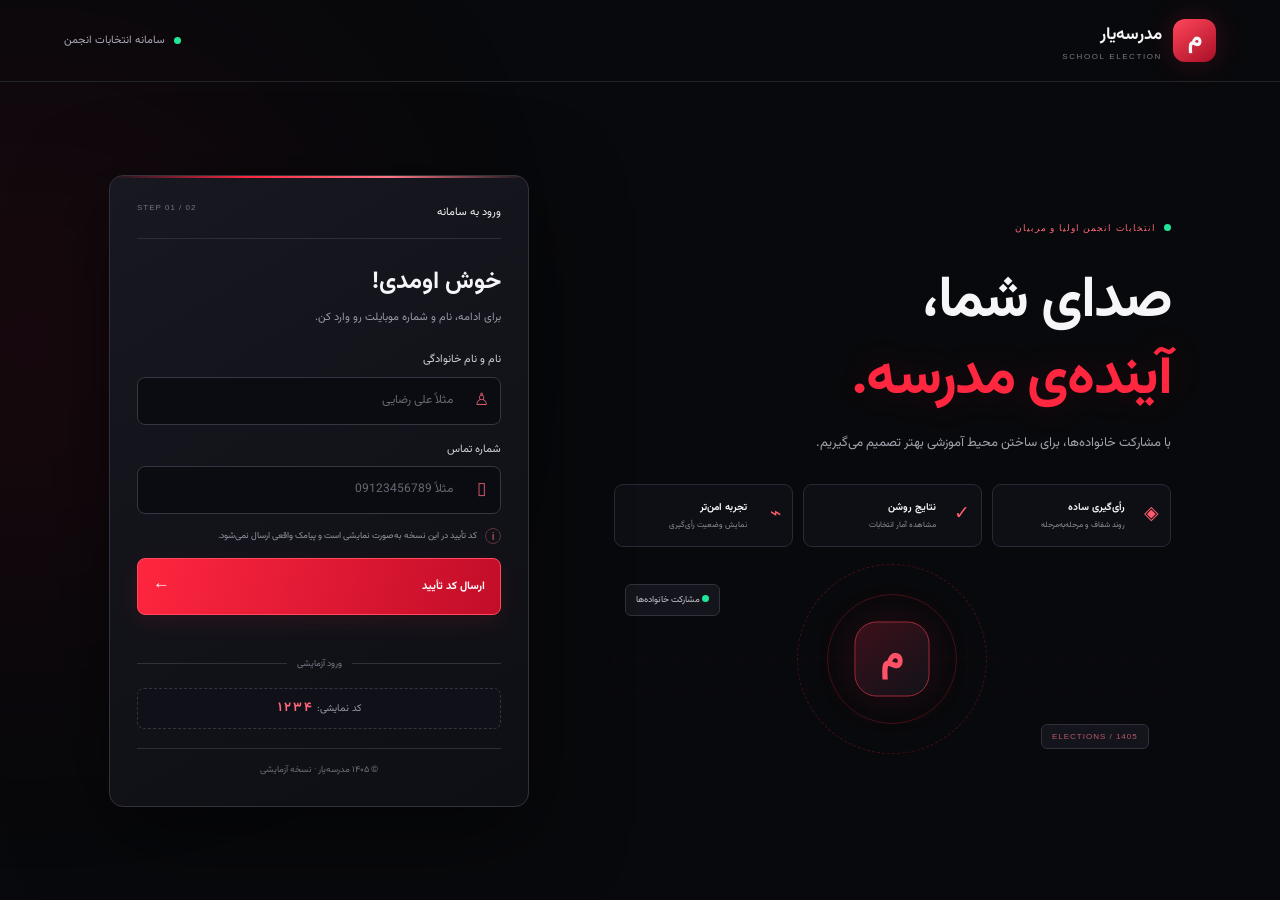
<file: index.html>
<!doctype html><html lang="fa" dir="rtl"><head><meta charset="utf-8"><meta name="viewport" content="width=device-width,initial-scale=1"><meta name="theme-color" content="#09090c"><title>داشبورد انتخابات | مدرسه‌یار</title><link rel="stylesheet" href="style.css"></head><body class="dashboard">
<div class="app"><aside class="sidebar"><a class="brand" href="#"><span class="logo">م</span><span><b>مدرسه‌یار</b><small>SCHOOL ELECTION</small></span></a><div class="side-title">منوی اصلی <small>MENU</small></div><nav><button class="nav active" data-page="overview"><span>▦</span>داشبورد</button><button class="nav" data-page="candidates"><span>♙</span>کاندیداها</button><button class="nav" data-page="vote"><span>✓</span>رأی‌گیری</button><button class="nav" data-page="results"><span>▥</span>نتایج انتخابات</button><button class="nav admin-only" data-page="admin"><span>⚙</span>مدیریت انتخابات</button></nav><div class="sidebar-bottom"><div class="mini-user"><span class="avatar" id="sideAvatar">م</span><span><b id="sideName">کاربر</b><small>والد / رأی‌دهنده نمایشی</small></span></div><button id="logout" class="logout">↪ خروج از حساب</button></div></aside>
<main class="main"><header class="main-header"><div><div class="crumb">مدرسه‌یار <span>/</span> <b id="crumb">داشبورد</b></div><h1 id="title">داشبورد انتخابات</h1></div><div class="header-user"><span class="live-status"><i class="pulse-dot"></i> <b id="headerStatus">انتخابات فعال</b></span><div class="avatar" id="headerAvatar">م</div><span id="headerName">کاربر</span></div></header>
<section class="page" id="page-overview"><div class="welcome"><div><span class="eyebrow"><i class="pulse-dot"></i> سامانه انتخابات انجمن اولیا و مربیان</span><h2>سلام <em id="welcomeName">دوست عزیز</em> 👋</h2><p>مشارکت شما در انتخاب نمایندگان خانواده‌ها اهمیت دارد.</p><button class="primary-btn small" data-goto="vote">رفتن به صفحه رأی‌گیری <b>←</b></button></div><div class="welcome-visual"><div class="big-orbit"></div><div class="big-logo">م</div><span class="float-label">YOUR VOICE MATTERS</span></div></div>
<div class="section-head"><div><span class="eyebrow">ELECTION OVERVIEW</span><h2>وضعیت کلی انتخابات</h2></div><span class="small-muted"><i class="pulse-dot"></i> داده‌های محلی</span></div>
<div class="stats"><article class="stat"><span>تعداد کاندیداها</span><b id="candidateCount">۰</b><small>نامزدهای ثبت‌شده</small><i class="stat-mark">♙</i></article><article class="stat"><span>کل رأی‌های ثبت‌شده</span><b id="voteCount">۰</b><small>آرای نمایشی</small><i class="stat-mark">✓</i></article><article class="stat"><span>مشارکت ثبت‌شده</span><b id="voterCount">۰</b><small>نام‌های رأی‌دهنده</small><i class="stat-mark">◉</i></article><article class="stat"><span>وضعیت رأی‌گیری</span><b class="status-value" id="statusValue">فعال</b><small id="statusHint">رأی‌گیری باز است</small><i class="stat-mark">◷</i></article></div>
<div class="two-col"><section class="panel"><div class="panel-head"><div><span class="eyebrow">CANDIDATES</span><h3>کاندیداهای انجمن</h3></div><button class="link-btn" data-goto="candidates">مشاهده همه ←</button></div><div id="overviewCandidates" class="compact-list"></div></section><section class="panel"><div class="panel-head"><div><span class="eyebrow">QUICK ACTIONS</span><h3>دسترسی سریع</h3></div><span class="pulse-icon">✦</span></div><button class="action-row" data-goto="vote"><span class="action-icon">✓</span><span><b>ثبت رأی</b><small>کاندیدای مورد نظر خود را انتخاب کنید</small></span><strong>←</strong></button><button class="action-row" data-goto="results"><span class="action-icon">▥</span><span><b>مشاهده نتایج</b><small>آمار رأی‌های ثبت‌شده را ببینید</small></span><strong>←</strong></button></section></div>
<div class="warning"><span>!</span><p><b>نسخه آزمایشی</b><br>این پروژه برای نمایش عملکرد و طراحی ساخته شده است. کد تأیید ثابت است و رأی‌ها در همین مرورگر ذخیره می‌شوند؛ برای انتخابات رسمی، بک‌اند و احراز هویت واقعی لازم است.</p></div></section>
<section class="page hidden" id="page-candidates"><div class="section-head"><div><span class="eyebrow">CANDIDATE DIRECTORY</span><h2>کاندیداهای انجمن</h2><p>با برنامه‌ها و معرفی نامزدها آشنا شوید.</p></div></div><div id="candidateGrid" class="candidate-grid"></div></section>
<section class="page hidden" id="page-vote"><div class="section-head"><div><span class="eyebrow">CAST YOUR VOTE</span><h2>رأی‌گیری انجمن</h2><p>یک کاندیدا را انتخاب کنید؛ پس از تأیید امکان تغییر رأی در این نسخه وجود ندارد.</p></div><span class="live-status"><i class="pulse-dot"></i><b id="voteStatus">انتخابات فعال</b></span></div><div id="voteMessage" class="notice hidden"></div><div id="voteGrid" class="candidate-grid"></div></section>
<section class="page hidden" id="page-results"><div class="section-head"><div><span class="eyebrow">ELECTION ANALYTICS</span><h2>نتایج انتخابات</h2><p>نمایش شمار رأی و درصد هر کاندیدا.</p></div><span class="total-chip" id="totalChip">۰ رأی</span></div><div class="panel results-panel"><div class="panel-head"><div><span class="eyebrow">VOTE DISTRIBUTION</span><h3>نمودار نتایج</h3></div><span class="tiny-en">LIVE DEMO</span></div><div id="resultsList"></div></div></section>
<section class="page hidden" id="page-admin"><div class="section-head"><div><span class="eyebrow">ADMINISTRATION</span><h2>مدیریت انتخابات</h2><p>افزودن کاندیدا و تغییر وضعیت رأی‌گیری در نسخه نمایشی.</p></div></div><div class="two-col"><form id="addForm" class="panel"><div class="panel-head"><h3>افزودن کاندیدا</h3></div><label for="newName">نام کاندیدا</label><input id="newName" class="field" required maxlength="70"><label for="newRole">سمت / پایه</label><input id="newRole" class="field" maxlength="70" placeholder="مثلاً ولی دانش‌آموز"><label for="newBio">معرفی کوتاه</label><textarea id="newBio" class="field" rows="3" maxlength="250"></textarea><button class="primary-btn" type="submit">افزودن کاندیدا <b>＋</b></button></form><div class="panel"><div class="panel-head"><h3>تنظیمات انتخابات</h3></div><label for="electionTitle">عنوان انتخابات</label><input id="electionTitle" class="field" maxlength="100"><label for="electionStatus">وضعیت</label><select id="electionStatus" class="field"><option value="open">فعال — دریافت رأی</option><option value="closed">بسته — پایان رأی‌گیری</option></select><button id="saveElection" class="primary-btn">ذخیره تنظیمات <b>✓</b></button><div class="admin-note">مدیریت در این نسخه رمز مدیریتی مجزا ندارد؛ آن را فقط برای تست محلی استفاده کنید.</div></div></div><div class="panel admin-list"><div class="panel-head"><h3>فهرست کاندیداها</h3></div><div id="adminCandidates"></div></div></section>
<footer class="footer"><span>مدرسه‌یار <i class="pulse-dot"></i> نسخه آزمایشی ۱۴۰۵</span><span>انتخابات انجمن اولیا و مربیان</span></footer></main></div>
<div id="modal" class="modal hidden"><div class="modal-card"><div class="modal-alert">!</div><h3 id="modalTitle">تأیید رأی</h3><p id="modalText"></p><div class="modal-actions"><button id="modalCancel" class="secondary-btn">انصراف</button><button id="modalOK" class="primary-btn">تأیید رأی</button></div></div></div><div id="toast" class="toast" role="status"></div><script src="app.js"></script></body></html>
</file>
<file: style.css>
@import url('https://fonts.googleapis.com/css2?family=Vazirmatn:wght@300;400;500;600;700;800;900&display=swap');
:root{--bg:#08090c;--panel:#111219;--panel2:#15161e;--line:#2a2b36;--text:#f6f6f8;--muted:#9a9ba8;--red:#ff263f;--red2:#bd142b;--green:#20e69a;--font:'Vazirmatn',Tahoma,sans-serif}*{box-sizing:border-box}body{margin:0;background:var(--bg);color:var(--text);font-family:var(--font);line-height:1.8;font-size:14px}button,input,select,textarea{font:inherit}button{cursor:pointer}a{color:inherit;text-decoration:none}.hidden{display:none!important}.ambient{position:fixed;pointer-events:none;width:500px;height:500px;top:10%;left:-220px;border-radius:50%;background:#8b0b24;filter:blur(140px);opacity:.17}.topbar{height:82px;max-width:1400px;margin:auto;padding:0 5%;display:flex;align-items:center;justify-content:space-between;border-bottom:1px solid #24242d;position:relative;z-index:1}.brand{display:flex;align-items:center;gap:11px}.logo{width:43px;height:43px;display:grid;place-items:center;border-radius:12px;background:linear-gradient(145deg,#ff465b,#a90f26);box-shadow:0 0 28px #ff263f30;font-size:23px;font-weight:900}.brand b,.brand small{display:block}.brand b{font-size:17px}.brand small{font:8px Arial,sans-serif;letter-spacing:1.6px;color:#777987;margin-top:2px}.online{font-size:11px;color:#aaaab6;display:flex;align-items:center;gap:9px}.pulse-dot{width:7px;height:7px;border-radius:50%;display:inline-block;background:var(--green);box-shadow:0 0 0 0 #20e69a70;animation:pulse 1.7s infinite}.auth-layout{max-width:1190px;min-height:calc(100vh - 82px);margin:auto;padding:45px 5%;display:grid;grid-template-columns:1fr minmax(340px,420px);align-items:center;gap:8%}.hero{position:relative}.eyebrow{font:9px Arial,sans-serif;letter-spacing:1px;color:#ff6677;display:inline-flex;align-items:center;gap:8px}.hero h1{font-size:clamp(38px,4.5vw,62px);line-height:1.35;letter-spacing:-1.7px;margin:22px 0 12px}.hero h1 em{font-style:normal;color:var(--red);text-shadow:0 0 35px #ff263f2a}.hero>p{font-size:13px;color:#a1a2ad;max-width:430px}.hero-features{display:flex;gap:10px;margin-top:29px}.hero-features>div{flex:1;min-width:0;border:1px solid #292a35;border-radius:9px;background:#111219b8;padding:13px 11px;display:grid;grid-template-columns:27px 1fr;column-gap:7px;align-items:center}.feature-icon{grid-row:span 2;color:#ff5b6c;font-size:19px}.hero-features b{font-size:10px}.hero-features small{font-size:8px;color:#8d8e9a}.orbit-art{height:205px;position:relative;margin-top:14px;overflow:hidden}.orbit-art:before{content:"";position:absolute;inset:0;background-image:linear-gradient(#ff263f08 1px,transparent 1px),linear-gradient(90deg,#ff263f08 1px,transparent 1px);background-size:32px 32px;mask-image:linear-gradient(transparent,black,transparent)}.orbit{position:absolute;top:48%;left:50%;transform:translate(-50%,-50%);border:1px solid #ff263f40;border-radius:50%}.o1{width:130px;height:130px}.o2{width:190px;height:190px;border-style:dashed;animation:spin 22s linear infinite}.orbit-center{position:absolute;top:48%;left:50%;transform:translate(-50%,-50%);width:75px;height:75px;display:grid;place-items:center;border:1px solid #a72a3d;border-radius:22px;background:linear-gradient(145deg,#3c101a,#121219);font-size:37px;font-weight:900;color:#ff5267;box-shadow:0 0 40px #ff263f21}.orbit-label{position:absolute;font-size:9px;background:#14141c;border:1px solid #33303a;padding:7px 10px;border-radius:6px;color:#c5c5ce}.l1{top:23px;left:2%}.l2{bottom:17px;right:4%;font:8px Arial,sans-serif;letter-spacing:1px;color:#b95a69}.login-card{background:linear-gradient(150deg,#171820,#0e0f14);border:1px solid #35313b;border-radius:14px;padding:27px;box-shadow:0 25px 90px #0008;position:relative;overflow:hidden}.login-card:before{content:"";height:2px;position:absolute;top:0;left:0;right:0;background:linear-gradient(90deg,transparent,var(--red),#ff7886,transparent)}.card-kicker{display:flex;justify-content:space-between;border-bottom:1px solid #2c2d37;padding-bottom:15px;font-size:11px}.tiny-en{font:8px Arial,sans-serif;letter-spacing:1px;color:#737583;direction:ltr}.card-title{margin:22px 0}.card-title h2{font-size:24px;margin:0 0 4px}.card-title p,.muted{color:#9a9ba7;font-size:11px;margin:0}.login-card label{display:block;color:#d2d2da;font-size:11px;margin:15px 0 7px}.input-box{display:flex;align-items:center;border:1px solid #353641;border-radius:8px;background:#0b0c11;margin-bottom:13px}.input-box:focus-within,.field:focus{border-color:#d52740;box-shadow:0 0 0 3px #ff263f12;outline:0}.input-box>span{width:42px;text-align:center;color:#d55a6b;font-size:17px}.input-box input{width:100%;min-width:0;border:0;outline:0;background:transparent;color:#fff;padding:12px 10px;font-size:12px}.input-box input::placeholder{color:#666875}.privacy-note{display:flex;gap:8px;align-items:flex-start;font-size:9px;color:#9394a1;line-height:1.8;margin:14px 0}.privacy-note span{width:16px;height:16px;flex-shrink:0;border:1px solid #63303b;border-radius:50%;display:grid;place-items:center;color:#ff6576;font:10px Arial}.primary-btn{display:flex;align-items:center;justify-content:space-between;gap:15px;width:100%;border:1px solid #ff4a5e;border-radius:8px;background:linear-gradient(105deg,#ff263f,#c20d29);color:#fff;padding:12px 15px;font-size:11px;font-weight:700;box-shadow:0 7px 25px #ff263f1b;transition:.2s}.primary-btn:hover{filter:brightness(1.12);transform:translateY(-1px)}.primary-btn b{font-size:17px}.error{color:#ff7787;font-size:10px;min-height:19px;margin-top:6px}.divider{display:flex;align-items:center;gap:10px;color:#777987;font-size:9px;margin:16px 0}.divider span{height:1px;flex:1;background:#30313b}.demo-code{text-align:center;background:#101118;border:1px dashed #39323d;border-radius:7px;padding:8px;color:#999aa7;font-size:10px}.demo-code b{color:#ff6677;letter-spacing:2px;font-size:13px}.login-card footer{border-top:1px solid #2c2d37;margin-top:19px;padding-top:13px;text-align:center;color:#6f707e;font-size:9px}.verify-wrap{min-height:calc(100vh - 82px);display:grid;place-items:center;padding:28px 15px}.verify-card{width:min(100%,430px);text-align:center}.verify-icon{margin:0 auto 14px;width:55px;height:55px;border:1px solid #743040;border-radius:17px;background:#2b1019;color:#ff6173;font-size:28px;display:grid;place-items:center;box-shadow:0 0 30px #ff263f19}.center{justify-content:center}.verify-card h1{font-size:22px;margin:10px 0 4px}.otp-boxes{display:flex;justify-content:center;gap:10px;margin:24px 0 12px}.otp{width:57px;height:63px;border:1px solid #4b3039;border-radius:10px;background:#0b0c11;color:#fff;text-align:center;font-size:27px;font-weight:800;outline:none;transition:.2s}.otp:focus{border-color:var(--red);box-shadow:0 0 0 4px #ff263f17}.otp.wrong{border-color:#ff263f;animation:shake .25s}.resend{font-size:10px;color:#999aa6;margin-top:17px}.resend button,.back-btn{background:none;border:0;color:#ff697a;font-size:10px}.back-btn{margin-top:15px}.dashboard{background:#090a0e}.app{min-height:100vh;display:grid;grid-template-columns:235px minmax(0,1fr)}.sidebar{height:100vh;position:sticky;top:0;background:#0d0e13;border-left:1px solid #292a34;padding:22px 15px;display:flex;flex-direction:column}.sidebar .brand{padding:0 5px 25px;border-bottom:1px solid #292a34}.side-title{display:flex;justify-content:space-between;color:#7f808d;font-size:10px;padding:22px 10px 10px}.side-title small{font:8px Arial;letter-spacing:1px}.sidebar nav{display:grid;gap:5px}.nav{display:flex;align-items:center;gap:12px;text-align:right;border:1px solid transparent;border-radius:8px;background:transparent;color:#a1a2ad;padding:11px 12px;font-size:11px;transition:.2s}.nav span{font-size:18px;color:#9c6b75;width:22px;text-align:center}.nav:hover{background:#191820;color:#fff}.nav.active{border-color:#5c2633;background:linear-gradient(90deg,#ff263f26,#ff263f05);color:#fff}.nav.active span{color:#ff596d}.sidebar-bottom{margin-top:auto}.mini-user{display:flex;align-items:center;gap:9px;padding:11px;background:#14151c;border:1px solid #2b2c36;border-radius:8px}.avatar,.person-avatar{display:grid;place-items:center;flex-shrink:0;width:36px;height:36px;border-radius:10px;background:linear-gradient(145deg,#481923,#17121a);border:1px solid #70303d;color:#ff7887;font-weight:800}.mini-user b,.mini-user small{display:block}.mini-user b{font-size:10px}.mini-user small{font-size:8px;color:#858693}.logout{width:100%;margin-top:9px;text-align:right;background:#201117;border:1px solid #49232e;color:#ff8290;border-radius:7px;padding:9px 12px;font-size:10px}.main{min-width:0;padding:0 30px;max-width:1600px;width:100%;margin:auto}.main-header{height:93px;border-bottom:1px solid #292a34;display:flex;justify-content:space-between;align-items:center;margin-bottom:24px}.crumb{font-size:9px;color:#81828f}.crumb span{padding:0 7px;color:#555663}.crumb b{color:#c5c5ce;font-weight:500}.main-header h1{font-size:20px;margin:3px 0}.header-user{display:flex;align-items:center;gap:10px;font-size:10px}.live-status{display:inline-flex;align-items:center;gap:8px;border:1px solid #263c36;background:#101a18;border-radius:20px;padding:6px 10px;color:#9ce9c9;font-size:9px}.live-status .pulse-dot{width:6px;height:6px}.welcome{display:flex;align-items:center;justify-content:space-between;min-height:205px;border:1px solid #552432;border-radius:12px;padding:25px 28px;background:radial-gradient(ellipse at 83% 50%,#9c142a40,transparent 35%),linear-gradient(110deg,#18131a,#191017);overflow:hidden}.welcome h2{font-size:23px;margin:11px 0 4px}.welcome h2 em{font-style:normal;color:#ff6375}.welcome p{font-size:11px;color:#a5a0ab;margin:0 0 16px}.small{width:auto;display:inline-flex;padding:9px 13px;font-size:10px}.welcome-visual{position:relative;width:190px;height:160px;display:grid;place-items:center;flex-shrink:0}.big-orbit{position:absolute;width:150px;height:150px;border:1px dashed #ff52665c;border-radius:50%;animation:spin 28s linear infinite}.big-orbit:before{content:"";position:absolute;inset:15px;border:1px solid #ff526633;border-radius:50%}.big-logo{width:78px;height:78px;display:grid;place-items:center;border-radius:22px;border:1px solid #8b3546;background:linear-gradient(145deg,#45151f,#15121a);color:#ff6375;font-size:42px;font-weight:900;box-shadow:0 0 45px #ff263f20}.float-label{position:absolute;bottom:0;font:8px Arial,sans-serif;letter-spacing:1.5px;color:#b65b6b}.section-head{display:flex;justify-content:space-between;align-items:center;gap:15px;margin:27px 0 14px}.section-head h2{font-size:17px;margin:5px 0 0}.section-head p{font-size:10px;color:#92939f;margin:3px 0 0}.small-muted{font-size:9px;color:#838491}.small-muted .pulse-dot{width:6px;height:6px;margin-left:5px}.stats{display:grid;grid-template-columns:repeat(4,minmax(0,1fr));gap:12px}.stat{position:relative;overflow:hidden;border:1px solid #2c2d37;border-radius:10px;background:linear-gradient(145deg,#161720,#111219);padding:15px;min-height:126px}.stat>span{display:block;font-size:10px;color:#a5a6b1}.stat>b{display:block;font-size:26px;margin-top:4px}.stat>small{font-size:9px;color:#7f808d}.stat-mark{position:absolute;left:13px;top:12px;color:#ff596d;font-style:normal;font-size:19px;opacity:.85}.status-value{font-size:18px!important;margin-top:13px!important;color:#40e3a0}.two-col{display:grid;grid-template-columns:1.2fr .8fr;gap:13px;margin-top:14px}.panel{min-width:0;border:1px solid #2c2d37;border-radius:10px;background:linear-gradient(145deg,#15161e,#101117);padding:19px}.panel-head{display:flex;justify-content:space-between;align-items:center;gap:10px;margin-bottom:14px}.panel-head h3{font-size:13px;margin:4px 0 0}.link-btn{border:0;background:none;color:#ff7584;font-size:10px}.pulse-icon{color:#ff6476;animation:heartbeat 1.3s infinite}.compact-list{display:grid;gap:5px}.compact-row{display:flex;align-items:center;gap:10px;border-bottom:1px solid #292a34;padding:8px 0}.compact-row:last-child{border-bottom:0}.compact-row>span:nth-child(2){flex:1}.compact-row b,.compact-row small{display:block}.compact-row b{font-size:10px}.compact-row small{font-size:8px;color:#898a98}.compact-row>strong{font-size:9px;color:#ff7786;font-weight:500}.action-row{width:100%;display:flex;align-items:center;gap:10px;text-align:right;background:#101117;border:1px solid #2a2b35;border-radius:8px;padding:12px;margin:8px 0;color:#fff}.action-icon{width:32px;height:32px;display:grid;place-items:center;border-radius:9px;background:#2d121b;color:#ff6375;font-size:18px}.action-row>span:nth-child(2){flex:1}.action-row b,.action-row small{display:block}.action-row b{font-size:10px}.action-row small{font-size:8px;color:#858693}.action-row>strong{color:#ff6576}.warning{display:flex;gap:11px;align-items:flex-start;background:#21151a;border:1px solid #4b2933;border-radius:8px;padding:10px 13px;margin-top:13px}.warning>span{width:22px;height:22px;border:1px solid #783242;color:#ff7a88;border-radius:50%;display:grid;place-items:center;flex-shrink:0}.warning p{font-size:9px;color:#b2a1a8;margin:0;line-height:1.9}.warning b{color:#f0c6cd}.candidate-grid{display:grid;grid-template-columns:repeat(3,minmax(0,1fr));gap:13px}.candidate-card{border:1px solid #2e2f3a;border-radius:11px;background:linear-gradient(145deg,#171821,#111219);padding:17px;transition:transform .2s,border-color .2s}.candidate-card:hover{transform:translateY(-3px);border-color:#853044}.candidate-top{display:flex;align-items:center;justify-content:space-between;margin-bottom:10px}.person-avatar{width:43px;height:43px;font-size:17px}.candidate-live{display:flex;align-items:center;gap:6px;color:#8cdbba;font-size:8px}.candidate-live .pulse-dot{width:5px;height:5px}.candidate-card h3{font-size:13px;margin:0}.role{font-size:9px;color:#ff7584}.candidate-card p{min-height:53px;color:#9c9da9;font-size:10px;line-height:1.9}.candidate-foot{display:flex;justify-content:space-between;align-items:center;border-top:1px solid #2a2b35;padding-top:11px;font-size:9px;color:#81828e}.candidate-foot b{color:#ff7a88;font-weight:500}.full-btn{padding:9px 12px}.notice{border:1px solid #6c303c;background:#28131b;color:#f1b8c1;padding:12px 14px;border-radius:8px;font-size:10px;margin-bottom:13px}.results-panel{margin-bottom:25px}.result-item{margin:20px 0}.result-head{display:flex;justify-content:space-between;font-size:10px;margin-bottom:8px}.result-head span{color:#aaaab5}.bar{height:8px;border-radius:8px;background:#292a35;overflow:hidden}.bar span{height:100%;display:block;background:linear-gradient(90deg,#bd142b,#ff586d);border-radius:8px;box-shadow:0 0 18px #ff263f35;transition:width .5s}.total-chip{background:#28131b;border:1px solid #6a2a38;border-radius:7px;color:#ff8492;padding:7px 11px;font-size:10px}.field{display:block;width:100%;background:#0b0c11;border:1px solid #343541;border-radius:7px;padding:10px 11px;color:#f7f7fa;outline:0;font-size:11px;margin:6px 0 13px}.panel label{display:block;font-size:10px;color:#c4c4ce}.admin-note{font-size:9px;color:#b58a94;margin-top:12px}.admin-list{margin-top:14px}.admin-row{display:flex;align-items:center;gap:10px;border-bottom:1px solid #2c2d37;padding:8px 0}.admin-row:last-child{border-bottom:0}.admin-row>span:nth-child(2){flex:1}.admin-row b,.admin-row small{display:block}.admin-row b{font-size:10px}.admin-row small{font-size:8px;color:#8b8c99}.delete-btn{border:1px solid #5a2935;border-radius:6px;color:#ff7787;background:#211219;padding:5px 10px;font-size:9px}.footer{display:flex;justify-content:space-between;gap:10px;flex-wrap:wrap;padding:22px 0 16px;color:#6f707d;font-size:9px}.footer .pulse-dot{width:5px;height:5px;margin:0 5px}.modal{position:fixed;z-index:10;inset:0;background:#000b;backdrop-filter:blur(6px);display:grid;place-items:center;padding:18px}.modal-card{width:min(100%,370px);background:#181820;border:1px solid #5b303c;border-radius:13px;padding:24px;box-shadow:0 20px 90px #000}.modal-alert{width:35px;height:35px;display:grid;place-items:center;border:1px solid #853142;background:#31131d;border-radius:10px;color:#ff7585;font-weight:900}.modal-card h3{font-size:16px}.modal-card p{font-size:11px;color:#a7a7b2;line-height:2}.modal-actions{display:flex;gap:9px;margin-top:20px}.modal-actions button{width:auto;flex:1}.secondary-btn{border:1px solid #3c3d49;background:transparent;color:#b4b5c0;border-radius:8px;font-size:10px}.toast{position:fixed;bottom:20px;left:20px;background:#191a22;border:1px solid #63303c;border-radius:8px;padding:11px 15px;color:#ffdae0;font-size:10px;box-shadow:0 15px 50px #000;opacity:0;transform:translateY(10px);pointer-events:none;transition:.2s;z-index:20}.toast.show{opacity:1;transform:translateY(0)}
@keyframes pulse{0%{box-shadow:0 0 0 0 #20e69a70}70%{box-shadow:0 0 0 7px #20e69a00}100%{box-shadow:0 0 0 0 #20e69a00}}@keyframes spin{to{transform:translate(-50%,-50%) rotate(360deg)}}@keyframes heartbeat{0%,100%{transform:scale(1)}12%{transform:scale(1.18)}25%{transform:scale(1)}37%{transform:scale(1.1)}50%{transform:scale(1)}}@keyframes shake{25%{transform:translateX(-4px)}75%{transform:translateX(4px)}}
@media(max-width:1050px){.auth-layout{gap:4%;grid-template-columns:1fr 370px}.hero h1{font-size:45px}.stats{grid-template-columns:repeat(2,minmax(0,1fr))}.candidate-grid{grid-template-columns:repeat(2,minmax(0,1fr))}.main{padding:0 20px}.app{grid-template-columns:210px minmax(0,1fr)}}
@media(max-width:760px){.topbar{height:68px;padding:0 16px}.online{font-size:9px}.auth-layout{display:block;padding:23px 15px 35px}.hero h1{font-size:34px;margin:13px 0 8px}.hero>p{font-size:11px}.hero-features{margin-top:17px}.hero-features>div{padding:9px 7px;grid-template-columns:20px 1fr;gap:3px}.hero-features b{font-size:9px}.hero-features small{font-size:7px}.orbit-art{display:none}.login-card{max-width:450px;margin:24px auto 0;padding:22px 19px}.app{display:block}.sidebar{position:relative;height:auto;padding:12px 14px;border-left:0;border-bottom:1px solid #292a34}.sidebar .brand{padding:0;border:0}.sidebar .logo{width:35px;height:35px}.sidebar .brand b{font-size:14px}.side-title,.sidebar-bottom{display:none}.sidebar nav{display:flex;overflow-x:auto;gap:5px;margin-top:12px}.nav{white-space:nowrap;padding:8px 10px;gap:7px;font-size:9px}.nav span{font-size:14px;width:auto}.main{padding:0 14px}.main-header{height:78px;margin-bottom:17px}.main-header h1{font-size:16px}.header-user{gap:6px}.header-user .live-status{padding:5px 7px;font-size:8px}.header-user>.avatar{width:29px;height:29px}.welcome{padding:18px;min-height:0}.welcome h2{font-size:18px}.welcome p{font-size:9px}.welcome-visual{width:100px;height:110px}.big-orbit{width:95px;height:95px}.big-logo{width:52px;height:52px;border-radius:15px;font-size:29px}.float-label{font-size:6px}.two-col{grid-template-columns:1fr}.candidate-grid{grid-template-columns:repeat(2,minmax(0,1fr))}.section-head h2{font-size:15px}.panel{padding:15px}}
@media(max-width:460px){.online{font-size:0}.online .pulse-dot{font-size:initial}.hero h1{font-size:31px}.hero-features{gap:5px}.hero-features>div{display:flex;flex-direction:column;text-align:center}.feature-icon{font-size:16px}.hero-features small{font-size:7px}.candidate-grid{grid-template-columns:1fr}.candidate-card p{min-height:0}.welcome-visual{display:none}.stats{gap:7px}.stat{padding:11px;min-height:110px}.stat>b{font-size:22px}.stat>span{font-size:9px}.stat-mark{font-size:15px}.section-head{align-items:flex-start}.section-head h2{font-size:14px}.header-user>span:not(.live-status){display:none}.otp{width:51px;height:57px}.footer{font-size:8px}.toast{left:10px;right:10px;bottom:10px;text-align:center}}
@media(prefers-reduced-motion:reduce){*,*:before,*:after{animation:none!important;transition:none!important}}
</file>
